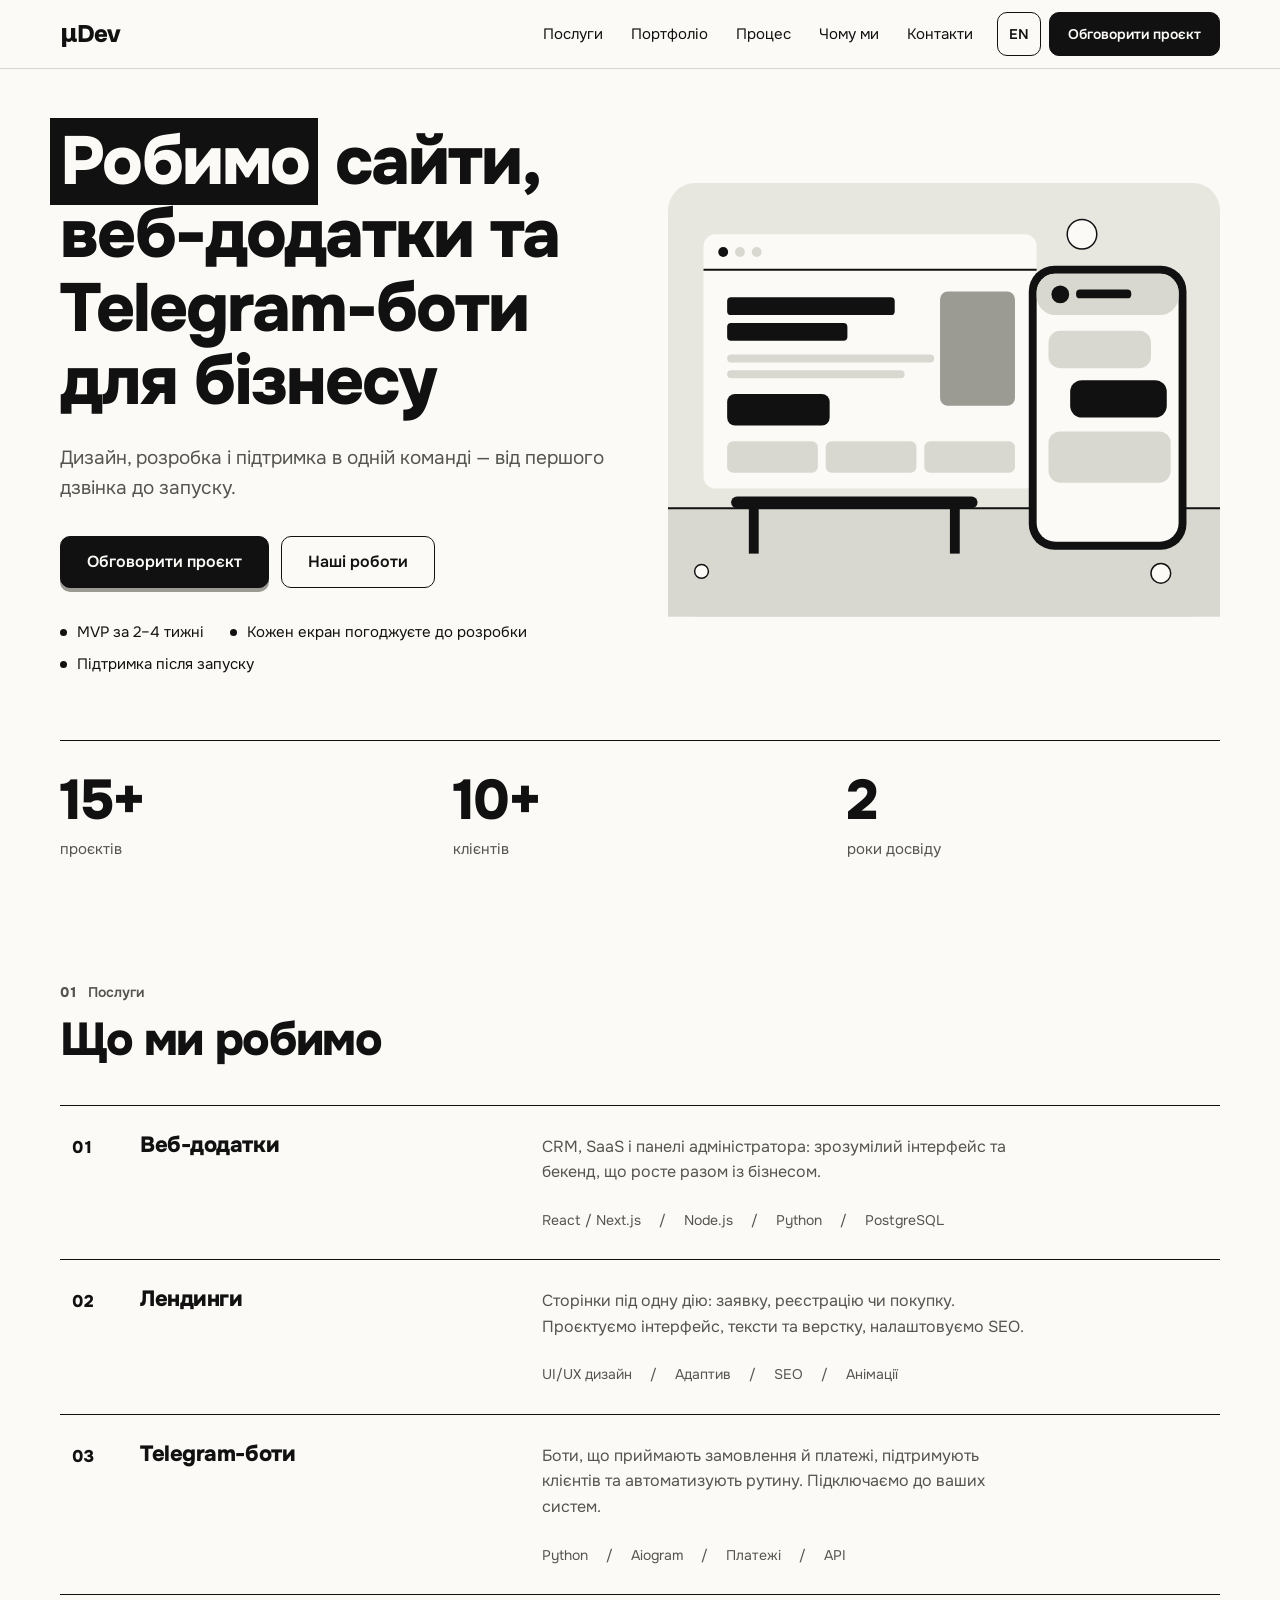
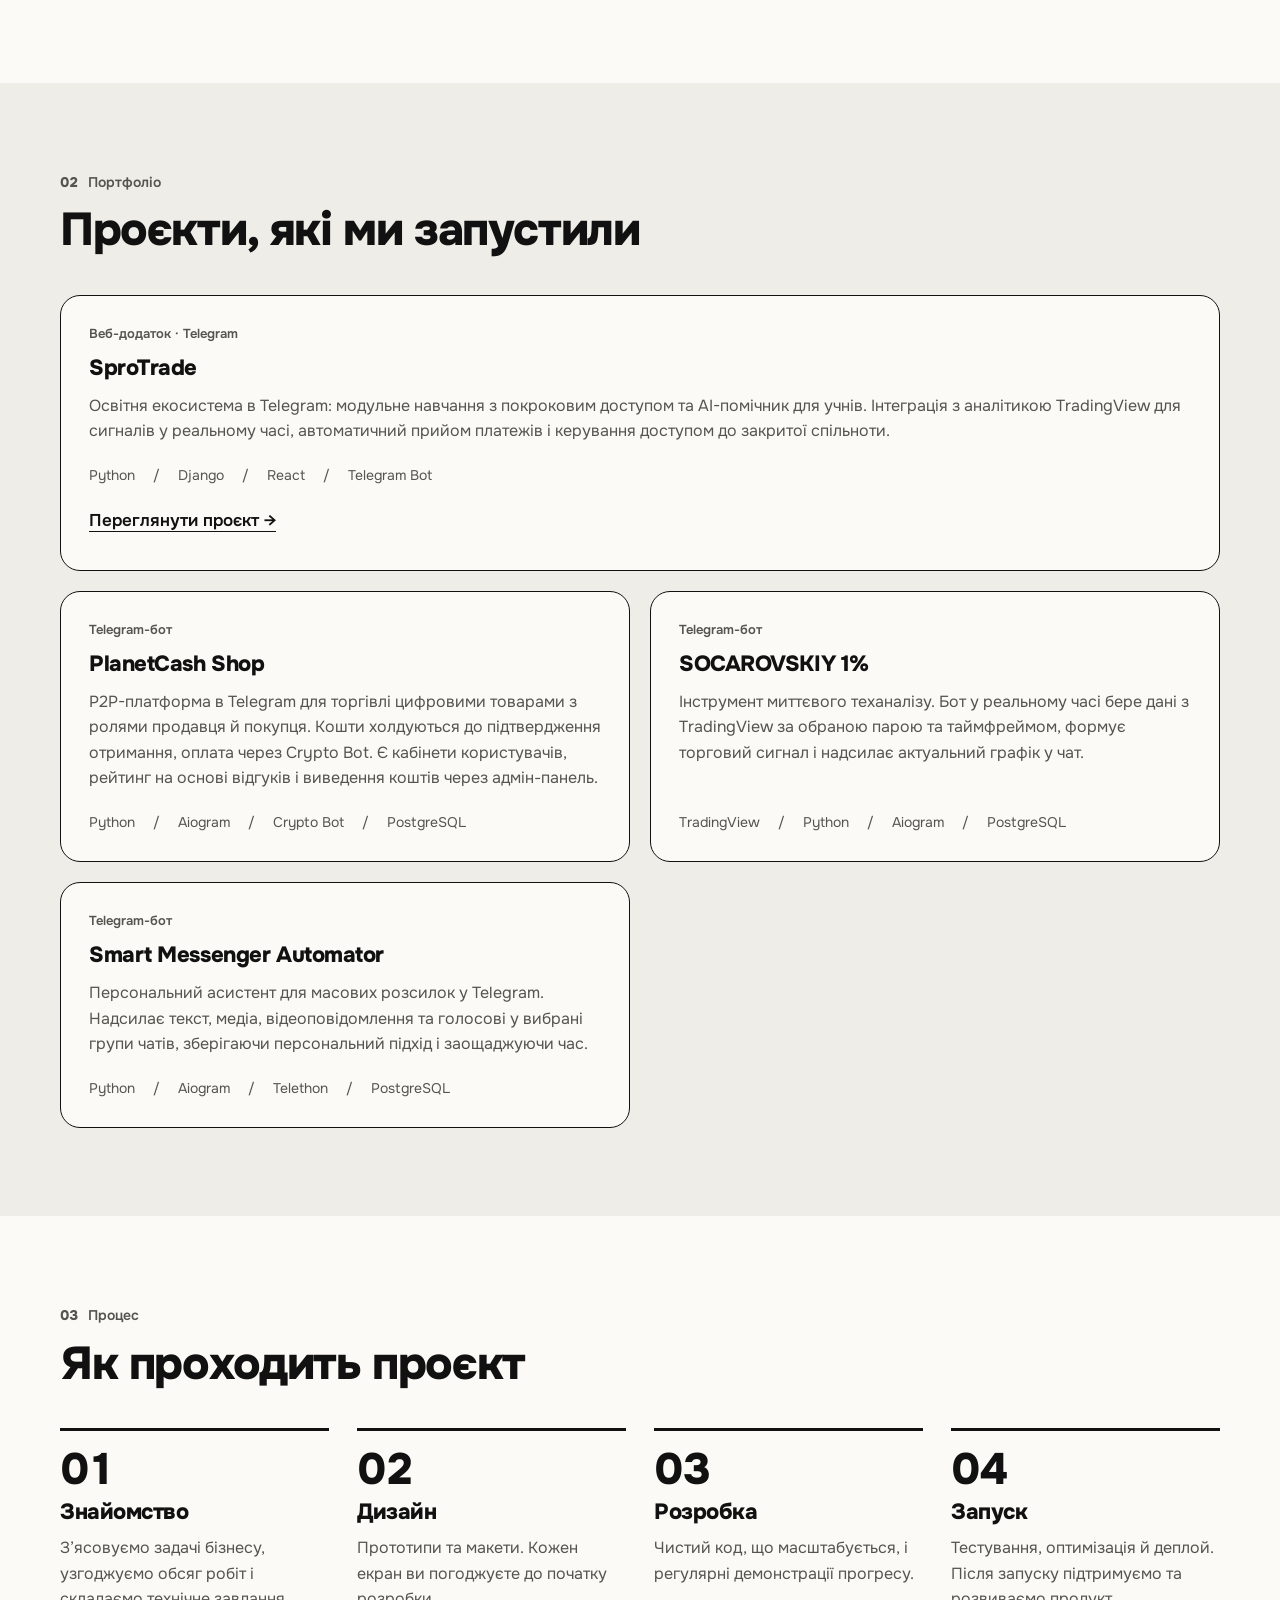
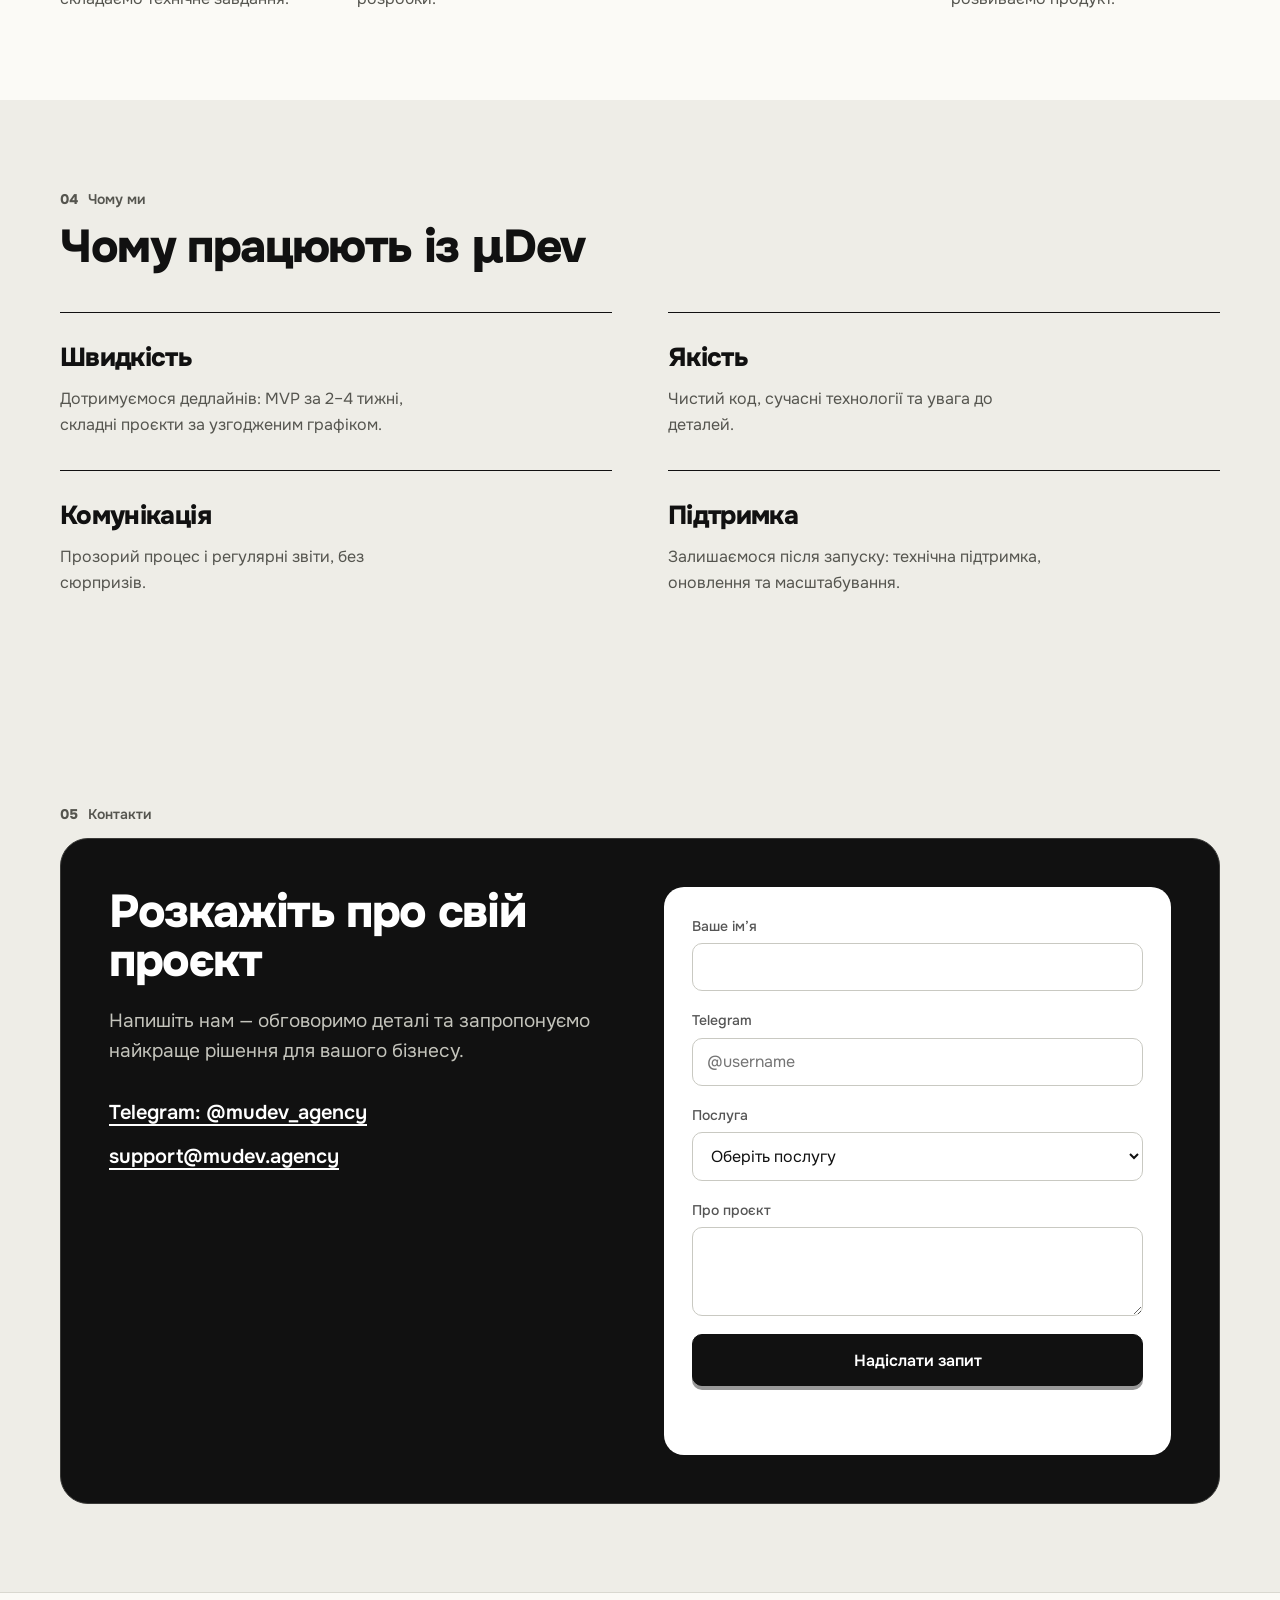
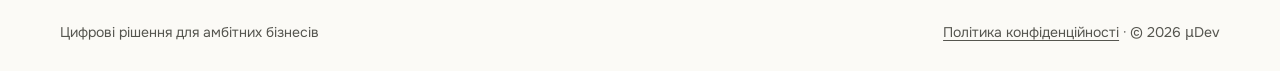
<file: index.html>
<!DOCTYPE html>
<html lang="uk">
<head>
<meta charset="UTF-8">
<meta name="viewport" content="width=device-width, initial-scale=1">
<title>μDev — Сайти, веб-додатки та Telegram-боти для бізнесу</title>
<meta name="description" content="μDev — студія, що розробляє сайти, веб-додатки та Telegram-боти: дизайн, розробка, запуск і підтримка в одній команді.">
<meta property="og:title" content="μDev — Сайти, веб-додатки та Telegram-боти">
<meta property="og:description" content="Від першого дзвінка до запуску: дизайн, розробка і підтримка в одній команді.">
<meta property="og:type" content="website">
<link rel="icon" type="image/svg+xml" href="favicon.svg">
<link rel="preconnect" href="https://fonts.googleapis.com">
<link rel="preconnect" href="https://fonts.gstatic.com" crossorigin>
<link href="https://fonts.googleapis.com/css2?family=Onest:wght@400;500;600;800&display=swap" rel="stylesheet">
<link rel="stylesheet" href="styles.css">
<!-- Google Tag Manager -->
<script>(function(w,d,s,l,i){w[l]=w[l]||[];w[l].push({'gtm.start':new Date().getTime(),event:'gtm.js'});var f=d.getElementsByTagName(s)[0],j=d.createElement(s),dl=l!='dataLayer'?'&l='+l:'';j.async=true;j.src='https://www.googletagmanager.com/gtm.js?id='+i+dl;f.parentNode.insertBefore(j,f);})(window,document,'script','dataLayer','GTM-PGTTP43W');</script>
<!-- End Google Tag Manager -->
<script>try{var t=localStorage.getItem('theme')||(matchMedia('(prefers-color-scheme: light)').matches?'light':'dark');document.documentElement.dataset.theme=t}catch(e){}</script>
</head>
<body>
<!-- Google Tag Manager (noscript) -->
<noscript><iframe src="https://www.googletagmanager.com/ns.html?id=GTM-PGTTP43W" height="0" width="0" style="display:none;visibility:hidden"></iframe></noscript>
<!-- End Google Tag Manager (noscript) -->
<header class="header">
  <div class="wrap nav">
    <button class="brand logo" id="theme" type="button" aria-label="Змінити тему" title="Змінити тему"><span class="mu">μ</span>Dev</button>
    <nav class="menu" id="menu" aria-label="Головне меню">
      <a href="#services" data-en="Services">Послуги</a>
      <a href="#portfolio" data-en="Portfolio">Портфоліо</a>
      <a href="#process" data-en="Process">Процес</a>
      <a href="#about" data-en="Why us">Чому ми</a>
      <a href="#contact" data-en="Contact">Контакти</a>
    </nav>
    <div class="tools">
      <button class="tool" id="lang" type="button" aria-label="Switch language">EN</button>
      <a class="btn btn--sm navcta" href="#contact" data-en="Discuss a project">Обговорити проєкт</a>
      <button class="tool burger" id="burger" type="button" aria-label="Меню" aria-expanded="false" aria-controls="menu">☰</button>
    </div>
  </div>
</header>
<main id="top">
<section class="hero">
  <div class="wrap g">
    <h1 data-en="<span class='hl'>We build</span> websites, web apps and Telegram bots for business"><span class="hl">Робимо</span> сайти, веб-додатки та Telegram-боти для бізнесу</h1>
    <svg class="scene" viewBox="0 0 560 440" role="img" aria-label="Ілюстрація: сайт у браузері та Telegram-бот у телефоні" data-label-en="Illustration: a website in a browser and a Telegram bot on a phone">
      <rect width="560" height="440" rx="28" class="p" fill="#E7E6DF"/>
      <rect y="330" width="560" height="110" class="fl" fill="#D9D8D0"/><path d="M0 330h560" class="ln" stroke="#111111" stroke-width="2"/>
      <rect x="36" y="52" width="338" height="258" rx="12" class="b" fill="#FBFAF6"/>
      <path d="M36 88h338" class="ln" stroke="#111111" stroke-width="2"/><circle cx="56" cy="70" r="5" class="i" fill="#111111"/><circle cx="73" cy="70" r="5" class="l" fill="#D9D8D0"/><circle cx="90" cy="70" r="5" class="l" fill="#D9D8D0"/>
      <rect x="60" y="116" width="170" height="18" rx="4" class="i" fill="#111111"/><rect x="60" y="142" width="122" height="18" rx="4" class="i" fill="#111111"/>
      <rect x="60" y="174" width="210" height="8" rx="4" class="l" fill="#D9D8D0"/><rect x="60" y="190" width="180" height="8" rx="4" class="l" fill="#D9D8D0"/>
      <rect x="60" y="214" width="104" height="32" rx="8" class="i" fill="#111111"/><rect x="60" y="262" width="92" height="32" rx="6" class="l" fill="#D9D8D0"/><rect x="160" y="262" width="92" height="32" rx="6" class="l" fill="#D9D8D0"/><rect x="260" y="262" width="92" height="32" rx="6" class="l" fill="#D9D8D0"/>
      <rect x="276" y="110" width="76" height="116" rx="8" class="gr" fill="#9B9B93"/>
      <rect x="64" y="318" width="250" height="12" rx="6" class="i" fill="#111111"/><rect x="82" y="330" width="10" height="46" class="i" fill="#111111"/><rect x="286" y="330" width="10" height="46" class="i" fill="#111111"/>
      <g transform="translate(366 84)"><rect width="160" height="288" rx="26" class="i" fill="#111111"/><rect x="8" y="8" width="144" height="272" rx="19" class="b" fill="#FBFAF6"/>
        <rect x="8" y="8" width="144" height="42" rx="19" class="l" fill="#D9D8D0"/><circle cx="32" cy="29" r="9" class="i" fill="#111111"/><rect x="48" y="24" width="56" height="9" rx="4" class="i" fill="#111111"/>
        <rect x="20" y="66" width="104" height="38" rx="12" class="l" fill="#D9D8D0"/><text x="30" y="90" class="t" fill="#111111"></text>
        <rect x="42" y="116" width="98" height="38" rx="12" class="i" fill="#111111"/><text x="54" y="140" class="t tw" fill="#FBFAF6"></text>
        <rect x="20" y="168" width="124" height="52" rx="12" class="l" fill="#D9D8D0"/><text x="30" y="190" class="t" fill="#111111"></text><text x="30" y="207" class="t" fill="#111111"></text></g>
      <circle cx="420" cy="52" r="15" class="b ln2" fill="#FBFAF6" stroke="#111111" stroke-width="1.5"/><text x="414" y="58" class="t" fill="#111111"></text><circle cx="500" cy="396" r="10" class="b ln2" fill="#FBFAF6" stroke="#111111" stroke-width="1.5"/><circle cx="34" cy="394" r="7" class="b ln2" fill="#FBFAF6" stroke="#111111" stroke-width="1.5"/>
    </svg>
    <div class="intro">
      <p class="lead" data-en="Design, development and support in one team — from the first call to launch.">Дизайн, розробка і підтримка в одній команді — від першого дзвінка до запуску.</p>
      <div class="actions">
        <a class="btn" href="#contact" data-en="Discuss a project">Обговорити проєкт</a>
        <a class="btn btn--ghost" href="#portfolio" data-en="See our work">Наші роботи</a>
      </div>
      <ul class="facts">
        <li data-en="MVP in 2–4 weeks">MVP за 2–4 тижні</li>
        <li data-en="You approve every screen before development">Кожен екран погоджуєте до розробки</li>
        <li data-en="Support after launch">Підтримка після запуску</li>
      </ul>
    </div>
  </div>
  <div class="wrap">
    <dl class="stats">
      <div><dt>15+</dt><dd data-en="projects">проєктів</dd></div>
      <div><dt>10+</dt><dd data-en="clients">клієнтів</dd></div>
      <div><dt>2</dt><dd data-en="years of experience">роки досвіду</dd></div>
    </dl>
  </div>
</section>
<section class="sec " id="services">
  <div class="wrap g">
    <aside class="side"><span class="n">01</span><span data-en="Services">Послуги</span></aside>
    <div class="main">
      <h2 data-en="What we make">Що ми робимо</h2>
      <ul class="rows">
<li class="row"><span class="n">01</span><h3 data-en="Web applications">Веб-додатки</h3><p data-en="CRMs, SaaS products and admin panels with a clear interface and a backend that scales as the business grows.">CRM, SaaS і панелі адміністратора: зрозумілий інтерфейс та бекенд, що росте разом із бізнесом.</p><ul class="tags"><li>React / Next.js</li><li>Node.js</li><li>Python</li><li>PostgreSQL</li></ul></li>
<li class="row"><span class="n">02</span><h3 data-en="Landing pages">Лендинги</h3><p data-en="Pages built around one action — a lead, a sign-up or a purchase. We design the interface, texts and layout, and set up SEO.">Сторінки під одну дію: заявку, реєстрацію чи покупку. Проєктуємо інтерфейс, тексти та верстку, налаштовуємо SEO.</p><ul class="tags"><li data-en="UI/UX design">UI/UX дизайн</li><li data-en="Responsive">Адаптив</li><li>SEO</li><li data-en="Animations">Анімації</li></ul></li>
<li class="row"><span class="n">03</span><h3 data-en="Telegram bots">Telegram-боти</h3><p data-en="Bots that take orders and payments, support customers and automate routine work, connected to your systems.">Боти, що приймають замовлення й платежі, підтримують клієнтів та автоматизують рутину. Підключаємо до ваших систем.</p><ul class="tags"><li>Python</li><li>Aiogram</li><li data-en="Payments">Платежі</li><li>API</li></ul></li>
      </ul>
    </div>
  </div>
</section>
<section class="sec alt" id="portfolio">
  <div class="wrap g">
    <aside class="side"><span class="n">02</span><span data-en="Portfolio">Портфоліо</span></aside>
    <div class="main">
      <h2 data-en="Projects we've shipped">Проєкти, які ми запустили</h2>
      <div class="cases">
        <p class="thead" aria-hidden="true"><span data-en="Project">Проєкт</span><span data-en="What it does">Що робить</span><span data-en="Stack">Стек</span></p>
        <article class="case"><h3>SproTrade</h3><p class="cat" data-en="Web app · Telegram">Веб-додаток · Telegram</p><p data-en="An educational ecosystem in Telegram: modular courses with step-by-step access and an AI assistant for students. Integrates TradingView analytics for real-time signals, and automates payments and access to the closed community.">Освітня екосистема в Telegram: модульне навчання з покроковим доступом та AI-помічник для учнів. Інтеграція з аналітикою TradingView для сигналів у реальному часі, автоматичний прийом платежів і керування доступом до закритої спільноти.</p><ul class="tags"><li>Python</li><li>Django</li><li>React</li><li>Telegram Bot</li></ul><a class="link" href="https://sprotrade.mudev.agency" rel="noopener" data-en="Open project →">Переглянути проєкт →</a></article>
        <article class="case"><h3>PlanetCash Shop</h3><p class="cat" data-en="Telegram bot">Telegram-бот</p><p data-en="A P2P platform in Telegram for trading digital goods, with seller and buyer roles. Funds are held until delivery is confirmed; payment goes through Crypto Bot. Includes user accounts, feedback-based ratings and controlled withdrawals through an admin panel.">P2P-платформа в Telegram для торгівлі цифровими товарами з ролями продавця й покупця. Кошти холдуються до підтвердження отримання, оплата через Crypto Bot. Є кабінети користувачів, рейтинг на основі відгуків і виведення коштів через адмін-панель.</p><ul class="tags"><li>Python</li><li>Aiogram</li><li>Crypto Bot</li><li>PostgreSQL</li></ul></article>
        <article class="case"><h3>SOCAROVSKIY 1%</h3><p class="cat" data-en="Telegram bot">Telegram-бот</p><p data-en="A tool for instant technical analysis. The bot reads TradingView data for the chosen pair and timeframe in real time, generates a trading signal and sends a current chart straight to the chat.">Інструмент миттєвого теханалізу. Бот у реальному часі бере дані з TradingView за обраною парою та таймфреймом, формує торговий сигнал і надсилає актуальний графік у чат.</p><ul class="tags"><li>TradingView</li><li>Python</li><li>Aiogram</li><li>PostgreSQL</li></ul></article>
        <article class="case"><h3>Smart Messenger Automator</h3><p class="cat" data-en="Telegram bot">Telegram-бот</p><p data-en="A personal assistant for mass messaging in Telegram. It sends text, media, video notes and voice messages to chosen group chats, keeping the personal touch and saving the user's time.">Персональний асистент для масових розсилок у Telegram. Надсилає текст, медіа, відеоповідомлення та голосові у вибрані групи чатів, зберігаючи персональний підхід і заощаджуючи час.</p><ul class="tags"><li>Python</li><li>Aiogram</li><li>Telethon</li><li>PostgreSQL</li></ul></article>
      </div>
    </div>
  </div>
</section>
<section class="sec " id="process">
  <div class="wrap g">
    <aside class="side"><span class="n">03</span><span data-en="Process">Процес</span></aside>
    <div class="main">
      <h2 data-en="How a project goes">Як проходить проєкт</h2>
      <ol class="steps">
        <li><span class="n">01</span><h3 data-en="Discovery">Знайомство</h3><p data-en="We learn about your business and goals, agree on the scope and write the technical brief.">З’ясовуємо задачі бізнесу, узгоджуємо обсяг робіт і складаємо технічне завдання.</p></li>
        <li><span class="n">02</span><h3 data-en="Design">Дизайн</h3><p data-en="Prototypes and mockups. You approve every screen before development starts.">Прототипи та макети. Кожен екран ви погоджуєте до початку розробки.</p></li>
        <li><span class="n">03</span><h3 data-en="Development">Розробка</h3><p data-en="Clean, scalable code with regular progress demos.">Чистий код, що масштабується, і регулярні демонстрації прогресу.</p></li>
        <li><span class="n">04</span><h3 data-en="Launch">Запуск</h3><p data-en="Testing, optimisation and deployment, then support and further development.">Тестування, оптимізація й деплой. Після запуску підтримуємо та розвиваємо продукт.</p></li>
      </ol>
    </div>
  </div>
</section>
<section class="sec alt" id="about">
  <div class="wrap g">
    <aside class="side"><span class="n">04</span><span data-en="Why us">Чому ми</span></aside>
    <div class="main">
      <h2 data-en="Why work with μDev">Чому працюють із μDev</h2>
      <dl class="why">
        <div><dt data-en="Speed">Швидкість</dt><dd data-en="We keep deadlines: an MVP in 2–4 weeks, larger projects on an agreed schedule.">Дотримуємося дедлайнів: MVP за 2–4 тижні, складні проєкти за узгодженим графіком.</dd></div>
        <div><dt data-en="Quality">Якість</dt><dd data-en="Clean code, modern technologies and attention to detail.">Чистий код, сучасні технології та увага до деталей.</dd></div>
        <div><dt data-en="Communication">Комунікація</dt><dd data-en="A transparent process and regular reports, so there are no surprises.">Прозорий процес і регулярні звіти, без сюрпризів.</dd></div>
        <div><dt data-en="Support">Підтримка</dt><dd data-en="We stay after launch: technical support, updates and scaling.">Залишаємося після запуску: технічна підтримка, оновлення та масштабування.</dd></div>
      </dl>
    </div>
  </div>
</section>
<section class="sec alt" id="contact">
  <div class="wrap g">
    <aside class="side"><span class="n">05</span><span data-en="Contact">Контакти</span></aside>
    <div class="main contact">
      <div>
        <h2 data-en="Tell us about your project">Розкажіть про свій проєкт</h2>
        <p class="lead" data-en="Write to us — we'll discuss the details and suggest the best solution for your business.">Напишіть нам — обговоримо деталі та запропонуємо найкраще рішення для вашого бізнесу.</p>
        <p class="chan"><a href="https://t.me/mudev_agency" target="_blank" rel="noopener">Telegram: @mudev_agency</a><a href="mailto:support@mudev.agency">support@mudev.agency</a></p>
      </div>
      <form id="form" class="form" novalidate>
        <label><span data-en="Your name">Ваше ім’я</span><input id="name" name="name" autocomplete="name" required></label>
        <label><span data-en="Telegram username">Telegram</span><input id="telegram" name="telegram" type="text" autocomplete="username" placeholder="@username" required></label>
        <label><span data-en="Service">Послуга</span>
          <select id="service" name="service" required>
            <option value="" disabled selected data-en="Choose a service">Оберіть послугу</option>
            <option value="webapp" data-en="Web application">Веб-додаток</option>
            <option value="landing" data-en="Landing page">Лендинг</option>
            <option value="bot" data-en="Telegram bot">Telegram-бот</option>
            <option value="other" data-en="Other">Інше</option>
          </select></label>
        <label><span data-en="About the project">Про проєкт</span><textarea id="message" name="message" rows="3"></textarea></label>
        <button class="btn btn--full" type="submit" id="send" data-en="Send request">Надіслати запит</button>
        <p class="status" id="status" role="status" aria-live="polite"></p>
      </form>
    </div>
  </div>
</section>
</main>
<footer class="footer">
  <div class="wrap foot"><span data-en="Digital solutions for ambitious businesses">Цифрові рішення для амбітних бізнесів</span><span><a href="/privacy" data-en="Privacy policy">Політика конфіденційності</a> · © 2026 μDev</span></div>
</footer>
<script src="script.js"></script>
</body>
</html>
</file>
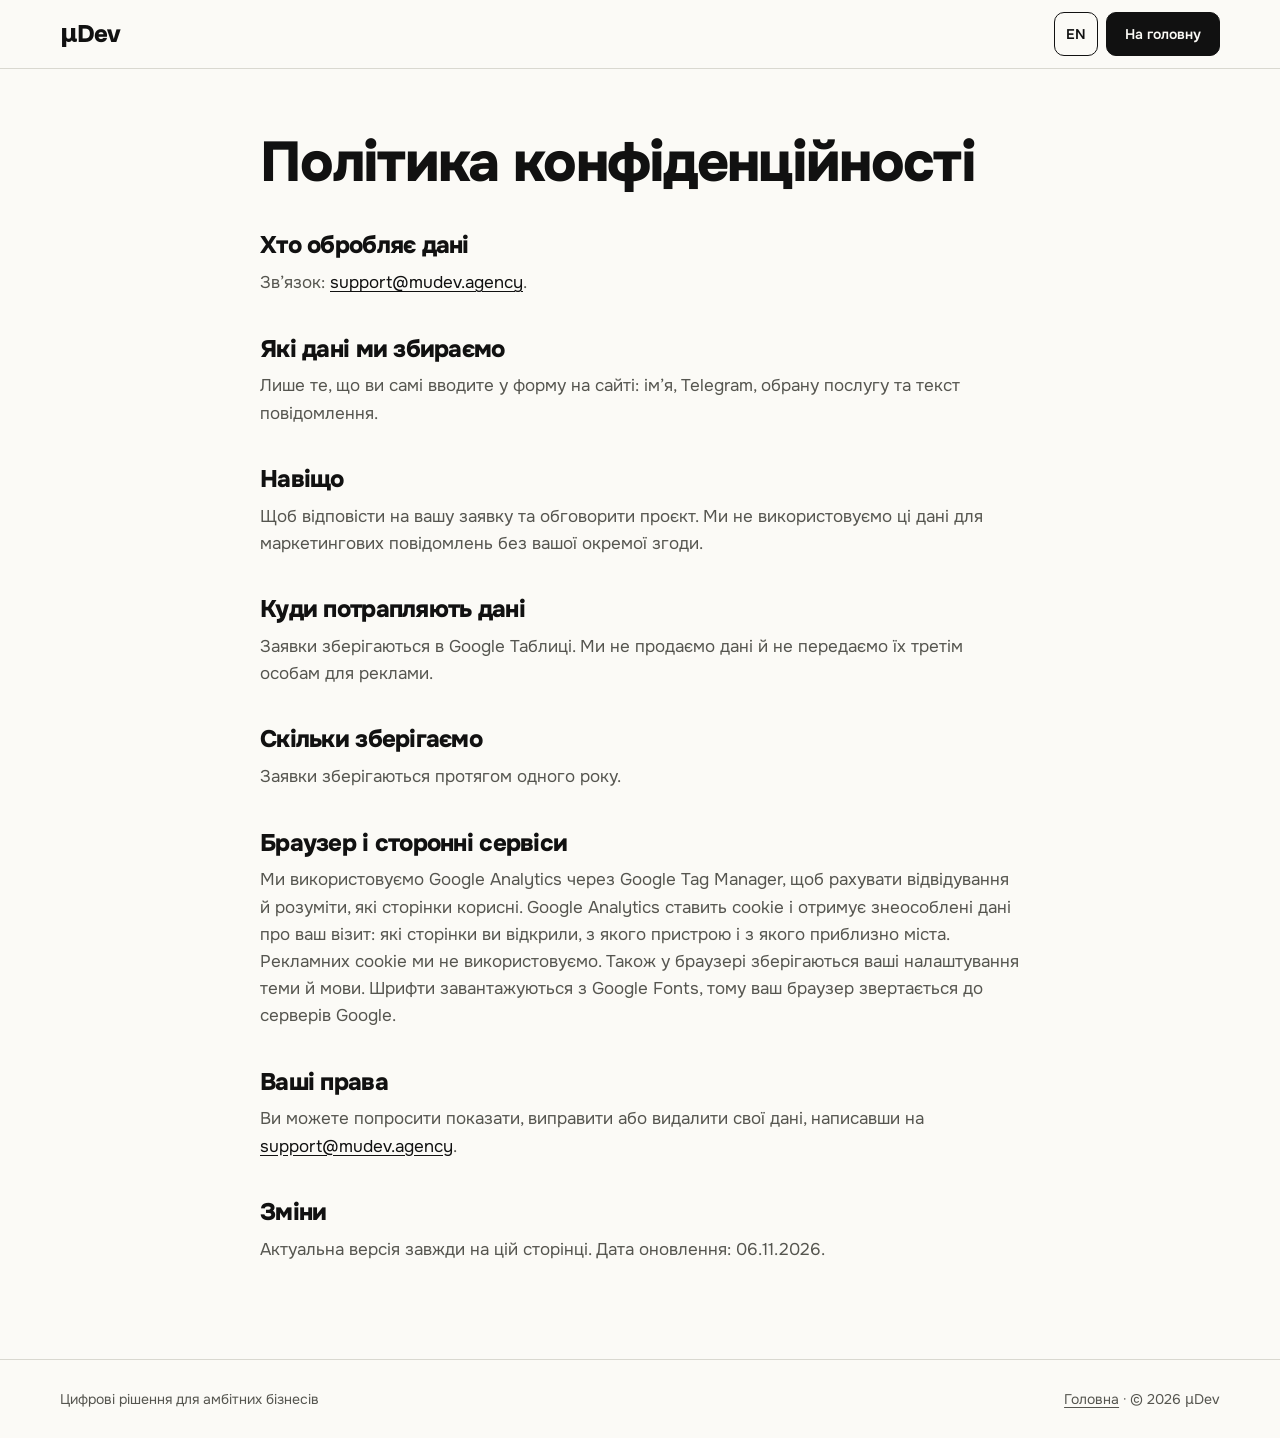
<file: privacy.html>
<!DOCTYPE html>
<html lang="uk">
<head>
<meta charset="UTF-8">
<meta name="viewport" content="width=device-width, initial-scale=1">
<title data-en="Privacy policy — μDev">Політика конфіденційності — μDev</title>
<meta name="description" content="Які дані збирає сайт μDev, навіщо і як їх видалити." data-en="What data the μDev site collects, why, and how to have it deleted.">
<meta property="og:title" content="Політика конфіденційності — μDev">
<meta property="og:image" content="https://mudev.agency/og.png">
<link rel="icon" type="image/svg+xml" href="favicon.svg">
<link rel="preconnect" href="https://fonts.googleapis.com">
<link rel="preconnect" href="https://fonts.gstatic.com" crossorigin>
<link href="https://fonts.googleapis.com/css2?family=Onest:wght@400;500;600;800&display=swap" rel="stylesheet">
<link rel="stylesheet" href="styles.css">
<!-- Google Tag Manager -->
<script>(function(w,d,s,l,i){w[l]=w[l]||[];w[l].push({'gtm.start':new Date().getTime(),event:'gtm.js'});var f=d.getElementsByTagName(s)[0],j=d.createElement(s),dl=l!='dataLayer'?'&l='+l:'';j.async=true;j.src='https://www.googletagmanager.com/gtm.js?id='+i+dl;f.parentNode.insertBefore(j,f);})(window,document,'script','dataLayer','GTM-PGTTP43W');</script>
<!-- End Google Tag Manager -->
<meta name="robots" content="noindex">
<script>try{var t=localStorage.getItem('theme')||(matchMedia('(prefers-color-scheme: light)').matches?'light':'dark');document.documentElement.dataset.theme=t}catch(e){}</script>
</head>
<body>
<!-- Google Tag Manager (noscript) -->
<noscript><iframe src="https://www.googletagmanager.com/ns.html?id=GTM-PGTTP43W" height="0" width="0" style="display:none;visibility:hidden"></iframe></noscript>
<!-- End Google Tag Manager (noscript) -->
<header class="header">
  <div class="wrap nav">
    <button class="brand logo" id="theme" type="button" aria-label="Змінити тему" title="Змінити тему"><span class="mu">μ</span>Dev</button>
    <div class="tools">
      <button class="tool" id="lang" type="button" aria-label="Switch language">EN</button>
      <a class="btn btn--sm" href="index.html" data-en="Home">На головну</a>
    </div>
  </div>
</header>
<main class="wrap doc">
<h1 data-en="Privacy policy">Політика конфіденційності</h1>
<h2 data-en="Who processes your data">Хто обробляє дані</h2>
<p data-en="Contact: <a href=&quot;mailto:support@mudev.agency&quot;>support@mudev.agency</a>.">Зв’язок: <a href="mailto:support@mudev.agency">support@mudev.agency</a>.</p>
<h2 data-en="What we collect">Які дані ми збираємо</h2>
<p data-en="Only what you enter in the form on the site: your name, Telegram username, the chosen service and your message.">Лише те, що ви самі вводите у форму на сайті: ім’я, Telegram, обрану послугу та текст повідомлення.</p>
<h2 data-en="Why">Навіщо</h2>
<p data-en="To reply to your request and discuss the project. We do not use this data to send marketing messages without your separate consent.">Щоб відповісти на вашу заявку та обговорити проєкт. Ми не використовуємо ці дані для маркетингових повідомлень без вашої окремої згоди.</p>
<h2 data-en="Where the data goes">Куди потрапляють дані</h2>
<p data-en="Requests are stored in Google Sheets. We do not sell the data or pass it to third parties for advertising.">Заявки зберігаються в Google Таблиці. Ми не продаємо дані й не передаємо їх третім особам для реклами.</p>
<h2 data-en="Retention">Скільки зберігаємо</h2>
<p data-en="Requests are stored for one year.">Заявки зберігаються протягом одного року.</p>
<h2 data-en="Browser and third parties">Браузер і сторонні сервіси</h2>
<p data-en="We use Google Analytics through Google Tag Manager to count visits and see which pages are useful. Google Analytics sets cookies and receives anonymised data about your visit: the pages you open, your device and your approximate city. We do not use advertising cookies. Your browser also stores your theme and language settings. Fonts are loaded from Google Fonts, so your browser contacts Google servers.">Ми використовуємо Google Analytics через Google Tag Manager, щоб рахувати відвідування й розуміти, які сторінки корисні. Google Analytics ставить cookie і отримує знеособлені дані про ваш візит: які сторінки ви відкрили, з якого пристрою і з якого приблизно міста. Рекламних cookie ми не використовуємо. Також у браузері зберігаються ваші налаштування теми й мови. Шрифти завантажуються з Google Fonts, тому ваш браузер звертається до серверів Google.</p>
<h2 data-en="Your rights">Ваші права</h2>
<p data-en="You can ask us to show, correct or delete your data by writing to <a href=&quot;mailto:support@mudev.agency&quot;>support@mudev.agency</a>.">Ви можете попросити показати, виправити або видалити свої дані, написавши на <a href="mailto:support@mudev.agency">support@mudev.agency</a>.</p>
<h2 data-en="Changes">Зміни</h2>
<p data-en="The current version is always on this page. Last updated: 06.11.2026.">Актуальна версія завжди на цій сторінці. Дата оновлення: 06.11.2026.</p>
</main>
<footer class="footer"><div class="wrap foot"><span data-en="Digital solutions for ambitious businesses">Цифрові рішення для амбітних бізнесів</span><span><a href="/" data-en="Privacy policy">Головна</a> · © 2026 μDev</span></div></footer>
<script src="script.js"></script>
</body>
</html>
</file>
<file: styles.css>
:root{--bg:#FBFAF6;--alt:#EEEDE7;--ink:#111;--mut:#55554F;--line:#D9D8D0;--panel:#E7E6DF;--sh:#9B9B93;
--f:'Onest',system-ui,-apple-system,'Segoe UI',Roboto,Arial,sans-serif;--r:20px}
[data-theme=dark]{--bg:#0F0F0E;--alt:#171716;--ink:#F5F4EF;--mut:#A8A8A0;--line:#2C2C2A;--panel:#1D1D1B;--sh:#5A5A55}
*{box-sizing:border-box;margin:0}html{scroll-behavior:smooth;scroll-padding-top:76px}
body{font:400 17px/1.6 var(--f);background:var(--bg);color:var(--ink);-webkit-font-smoothing:antialiased;overflow-x:hidden}
.wrap{width:min(1160px,100% - 40px);margin-inline:auto}
a{color:inherit}:focus-visible{outline:3px solid var(--ink);outline-offset:3px}
h1,h2,h3{font-weight:800;letter-spacing:-.03em;line-height:1.08}
h1{font-size:clamp(38px,5.4vw,68px)}h2{font-size:clamp(30px,3.8vw,46px);margin-bottom:40px;max-width:20ch}h3{font-size:22px;letter-spacing:-.02em}
.hl{background:var(--ink);color:var(--bg);padding:0 .14em;margin-left:-.14em;-webkit-box-decoration-break:clone;box-decoration-break:clone}
.lead{color:var(--mut);font-size:19px;max-width:46ch}
.header{position:sticky;top:0;z-index:10;background:var(--bg);border-bottom:1px solid var(--line)}
.nav{display:flex;align-items:center;gap:24px;height:68px}
.brand{font-weight:800;font-size:24px;letter-spacing:-.04em;text-decoration:none;margin-right:auto}
.menu{display:flex;gap:28px}.menu a{text-decoration:none;font-size:15px}.menu a:hover{text-decoration:underline;text-underline-offset:6px}
.tools{display:flex;gap:8px;align-items:center}
.tool{min-width:44px;height:44px;border:1.5px solid var(--ink);border-radius:10px;background:none;color:var(--ink);font:600 14px var(--f);cursor:pointer}
.tool:hover{background:var(--ink);color:var(--bg)}.burger{display:none}
.btn{display:inline-flex;align-items:center;justify-content:center;min-height:52px;padding:0 26px;border:1.5px solid var(--ink);border-radius:10px;background:var(--ink);color:var(--bg);font:600 16px var(--f);text-decoration:none;cursor:pointer;box-shadow:0 4px 0 var(--sh);transition:transform .12s,box-shadow .12s}
.btn:hover{transform:translateY(2px);box-shadow:0 2px 0 var(--sh)}.btn:active{transform:translateY(4px);box-shadow:none}.btn:disabled{opacity:.5;cursor:wait;transform:none}
.btn--ghost{background:none;color:var(--ink);box-shadow:none}.btn--ghost:hover{background:var(--ink);color:var(--bg);transform:none;box-shadow:none}
.btn--sm{min-height:44px;font-size:14px;padding:0 18px;box-shadow:none}.btn--sm:hover{transform:none;box-shadow:none;background:var(--bg);color:var(--ink)}.btn--full{width:100%}
.hero{padding:56px 0 0}
.hero .g{display:grid;grid-template-columns:1fr 1fr;column-gap:56px;align-items:center}
.hero h1{grid-column:1;margin-bottom:24px}.scene{grid-column:2;grid-row:1/3;width:100%;height:auto}.intro{grid-column:1}
.intro .lead{margin-bottom:32px}.actions{display:flex;gap:12px;flex-wrap:wrap}
.facts{list-style:none;padding:0;display:flex;flex-wrap:wrap;gap:8px 26px;margin-top:32px;font-size:15px}
.facts li::before{content:"";display:inline-block;width:7px;height:7px;border-radius:50%;background:var(--ink);margin-right:10px;vertical-align:middle}
.tags li+li::before{content:"/";margin-right:18px;color:var(--mut)}
.stats{display:grid;grid-template-columns:repeat(3,1fr);gap:20px;margin-top:64px;padding:32px 0;border-top:1.5px solid var(--ink)}
.stats dt{font-size:clamp(36px,4.6vw,56px);font-weight:800;letter-spacing:-.04em;line-height:1}.stats dd{color:var(--mut);font-size:15px;margin-top:8px}
.p{fill:#E7E6DF}.fl,.l{fill:#D9D8D0}.b{fill:#FBFAF6}.i{fill:#111}.gr{fill:#9B9B93}.ln{stroke:#111;stroke-width:2}.ln2{stroke:#111;stroke-width:1.5}
.t{font:500 12px var(--f);fill:#111}.tw{fill:#FBFAF6}
[data-theme=dark] .p{fill:#1D1D1B}[data-theme=dark] .fl,[data-theme=dark] .l{fill:#2C2C2A}[data-theme=dark] .b{fill:#0F0F0E}[data-theme=dark] .i{fill:#F5F4EF}[data-theme=dark] .gr{fill:#5A5A55}
[data-theme=dark] .ln,[data-theme=dark] .ln2{stroke:#F5F4EF}[data-theme=dark] .t{fill:#F5F4EF}[data-theme=dark] .tw{fill:#0F0F0E}
.sec{padding:88px 0}.alt{background:var(--alt)}.g{display:block}
.side{display:flex;gap:10px;font-size:14px;font-weight:600;color:var(--mut);margin-bottom:12px}
.rows,.cases,.steps{list-style:none;padding:0}
.row{display:grid;grid-template-columns:56px 1fr 1.4fr 1fr;gap:24px;padding:28px 12px;border-top:1px solid var(--ink);align-items:start;transition:background .15s}
.rows .row:last-child{border-bottom:1px solid var(--ink)}.row:hover{background:var(--alt)}
.n{font-weight:800;font-variant-numeric:tabular-nums}.row p,.case p,.steps p,.why dd{color:var(--mut);font-size:16px}
.tags{list-style:none;padding:0;display:flex;flex-wrap:wrap;gap:4px 18px;font-size:14px;color:var(--mut)}
.cases{display:grid;grid-template-columns:1fr 1fr;gap:20px}.thead{display:none}
.case{background:var(--bg);border:1.5px solid var(--ink);border-radius:var(--r);padding:28px;display:flex;flex-direction:column;gap:12px}
.case:first-of-type{grid-column:1/-1}.case .cat{order:-1;font-size:13px;font-weight:600;color:var(--mut)}.case .tags{margin-top:auto;padding-top:8px}
.link{font-weight:600;text-underline-offset:5px;display:inline-flex;min-height:44px;align-items:center}
.steps{display:grid;grid-template-columns:repeat(4,1fr);gap:28px}
.steps li{border-top:3px solid var(--ink);padding-top:16px;display:flex;flex-direction:column;gap:10px}.steps .n{font-size:44px;line-height:1;letter-spacing:-.04em}
.why{display:grid;grid-template-columns:1fr 1fr;gap:0 56px}.why div{border-top:1px solid var(--ink);padding:24px 0 32px}.why dt{font-size:26px;font-weight:800;letter-spacing:-.025em}.why dd{margin-top:8px;max-width:34ch}
.contact{display:grid;grid-template-columns:1fr 1fr;gap:48px;align-items:start;background:#111;color:#fff;--mut:#C4C4BC;border:1.5px solid #3a3a38;border-radius:28px;padding:48px}
.contact h2{margin-bottom:20px}.chan{display:flex;flex-direction:column;margin-top:24px}
.chan a{font-size:20px;font-weight:600;min-height:44px;display:inline-flex;align-items:center;width:fit-content;text-underline-offset:5px}
.form{--ink:#111;--mut:#555;--bg:#fff;--line:#C9C9C2;--sh:#999;display:grid;gap:18px;background:#fff;color:#111;border-radius:var(--r);padding:28px}
.form label{display:grid;gap:6px;font-size:14px;font-weight:500;color:var(--mut)}
.form input,.form select,.form textarea{font:400 16px var(--f);color:#111;background:#fff;border:1.5px solid var(--line);border-radius:10px;padding:12px 14px;min-height:48px;width:100%}
.form input:focus,.form select:focus,.form textarea:focus{outline:3px solid #111;outline-offset:1px;border-color:#111}
.form [aria-invalid=true]{border:2px solid #111;background:repeating-linear-gradient(135deg,#fff 0 6px,#E6E6E0 6px 7px)}
.status{min-height:1.5em;font-size:15px;font-weight:600}.status.ok::before{content:"✓ "}.status.err::before{content:"× "}
.footer{border-top:1px solid var(--line);padding:28px 0;color:var(--mut);font-size:14px}.foot{display:flex;justify-content:space-between;gap:16px;flex-wrap:wrap}
@media(max-width:900px){
.hero{padding-top:32px}.hero .g{display:block}.scene{max-width:480px;margin:0 0 32px}.hero h1{margin-bottom:20px}
.sec{padding:60px 0}.row{grid-template-columns:40px 1fr;gap:6px 16px;padding:24px 0}.row p,.row .tags{grid-column:2}.row:hover{background:none}
.cases,.why,.contact{grid-template-columns:1fr}.case:first-of-type{grid-column:auto}.steps{grid-template-columns:1fr 1fr}.why{gap:0}
.contact{padding:28px 20px;border-radius:22px;gap:32px}.stats{margin-top:40px}
.navcta{display:none}.burger{display:inline-block}
.menu{display:none;position:absolute;top:68px;left:0;right:0;flex-direction:column;gap:0;background:var(--bg);border-bottom:1.5px solid var(--ink);padding:6px 20px}
.menu.open{display:flex}.menu a{padding:14px 0;font-size:18px;min-height:48px}}
@media(max-width:560px){body{font-size:16px}.steps{grid-template-columns:1fr}.stats dt{font-size:32px}.stats dd{font-size:13px}.actions .btn{flex:1}.lead{font-size:18px}.case{padding:22px}.form{padding:20px}}
@media(prefers-reduced-motion:reduce){*{transition:none!important;scroll-behavior:auto!important}}

.logo{background:none;border:0;color:var(--ink);cursor:pointer;font-family:var(--f);min-height:44px;padding:0 6px;margin-left:-6px;display:inline-flex;align-items:center}
.logo .mu{display:inline-block;transition:transform .5s cubic-bezier(.34,1.56,.64,1)}
[data-theme=dark] .logo .mu{transform:rotate(180deg)}
.logo:hover .mu{opacity:.7}

/* ---- illustrations ---- */
.ill{width:150px;height:auto;display:block}
.cill{order:-2;width:100%;height:132px;display:block;background:#E7E6DF;border-radius:12px}
[data-theme=dark] .cill{background:#1D1D1B}
.cill .st,.cill path.st{fill:none}
@media(min-width:901px){
.row{grid-template-columns:44px 1fr 1.3fr 150px}
.row h3{grid-column:2;grid-row:1}.row p{grid-column:3;grid-row:1}.row .tags{grid-column:3;grid-row:2;margin-top:0}
.row .ill{grid-column:4;grid-row:1/3;justify-self:end}}
@media(max-width:900px){.row .ill{display:none}}
/* ---- stack ---- */
.stack div{display:grid;grid-template-columns:200px 1fr;gap:24px;padding:28px 0;border-top:1px solid var(--ink);align-items:baseline}
.stack div:last-child{border-bottom:1px solid var(--ink)}
.stack dt{font-size:15px;font-weight:600;color:var(--mut)}
.stack dd{font-size:clamp(26px,3.6vw,46px);font-weight:800;letter-spacing:-.03em;line-height:1.15}
.sl{color:var(--sh);margin:0 .3em;font-weight:500}
@media(max-width:700px){.stack div{grid-template-columns:1fr;gap:6px;padding:22px 0}}
/* ---- form note, footer, subpages ---- */
.fnote{font-size:13px;color:var(--mut)}.fnote a{text-underline-offset:3px}
.foot a{text-underline-offset:3px}
.doc{padding:64px 0 96px;max-width:760px}.doc h1{font-size:clamp(34px,5vw,56px);margin-bottom:24px}
.doc h2{font-size:24px;margin:40px 0 10px;max-width:none}.doc p{color:var(--mut)}.doc a{color:var(--ink);text-underline-offset:3px}
.nf{padding:96px 0 120px}.nf__n{font-size:clamp(110px,24vw,260px);font-weight:800;letter-spacing:-.06em;line-height:.9;margin-bottom:16px}
.nf h1{margin-bottom:16px}.nf .lead{margin-bottom:32px}
/* ---- motion: only where it explains something ---- */
@media(prefers-reduced-motion:no-preference){
.m{opacity:0;transform:translateY(12px);transform-box:fill-box;animation:pop .5s ease-out forwards}
.m1{animation-delay:.5s}.m2{animation-delay:1.6s}.m3{animation-delay:2.8s}
@keyframes pop{to{opacity:1;transform:none}}
.float{animation:bob 3.5s ease-in-out infinite alternate;transform-box:fill-box}
@keyframes bob{to{transform:translateY(-8px)}}
.case{transition:transform .2s,box-shadow .2s}.case:hover{transform:translateY(-3px);box-shadow:0 6px 0 var(--sh)}}
</file>
